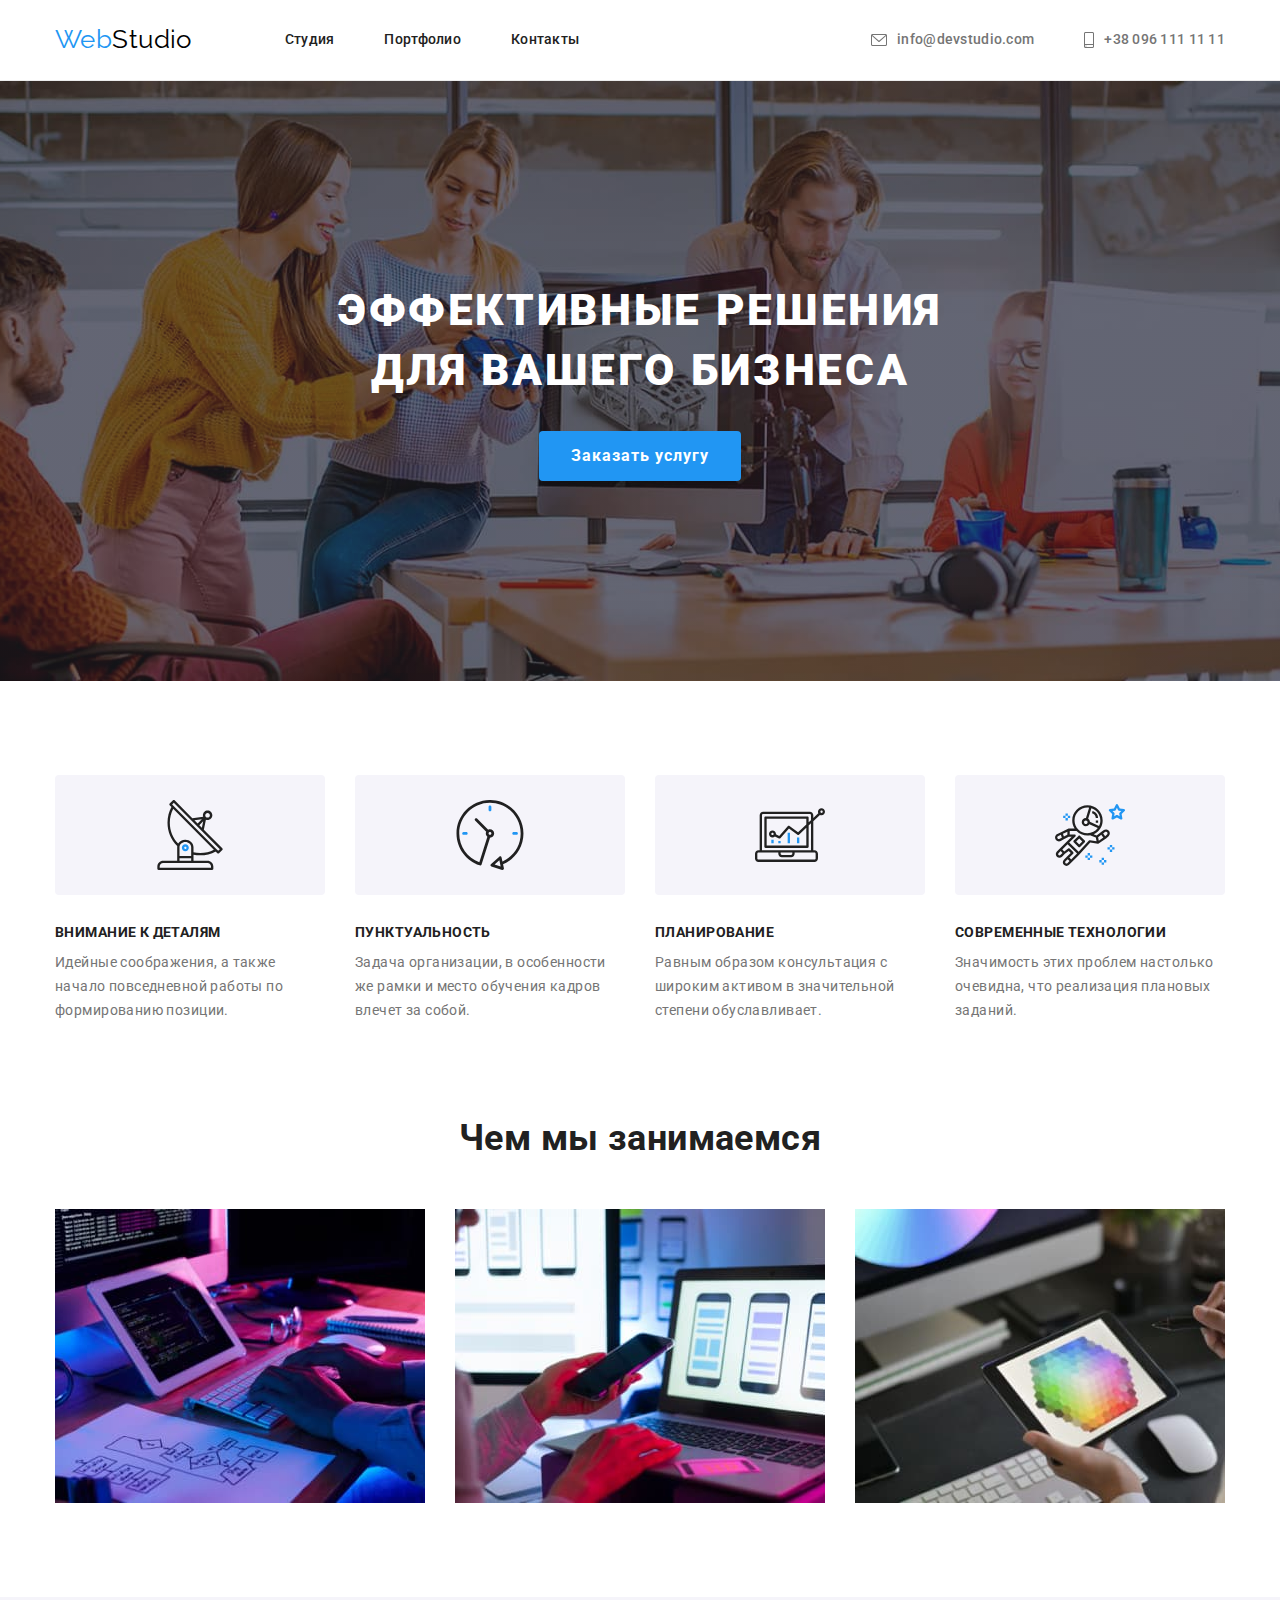
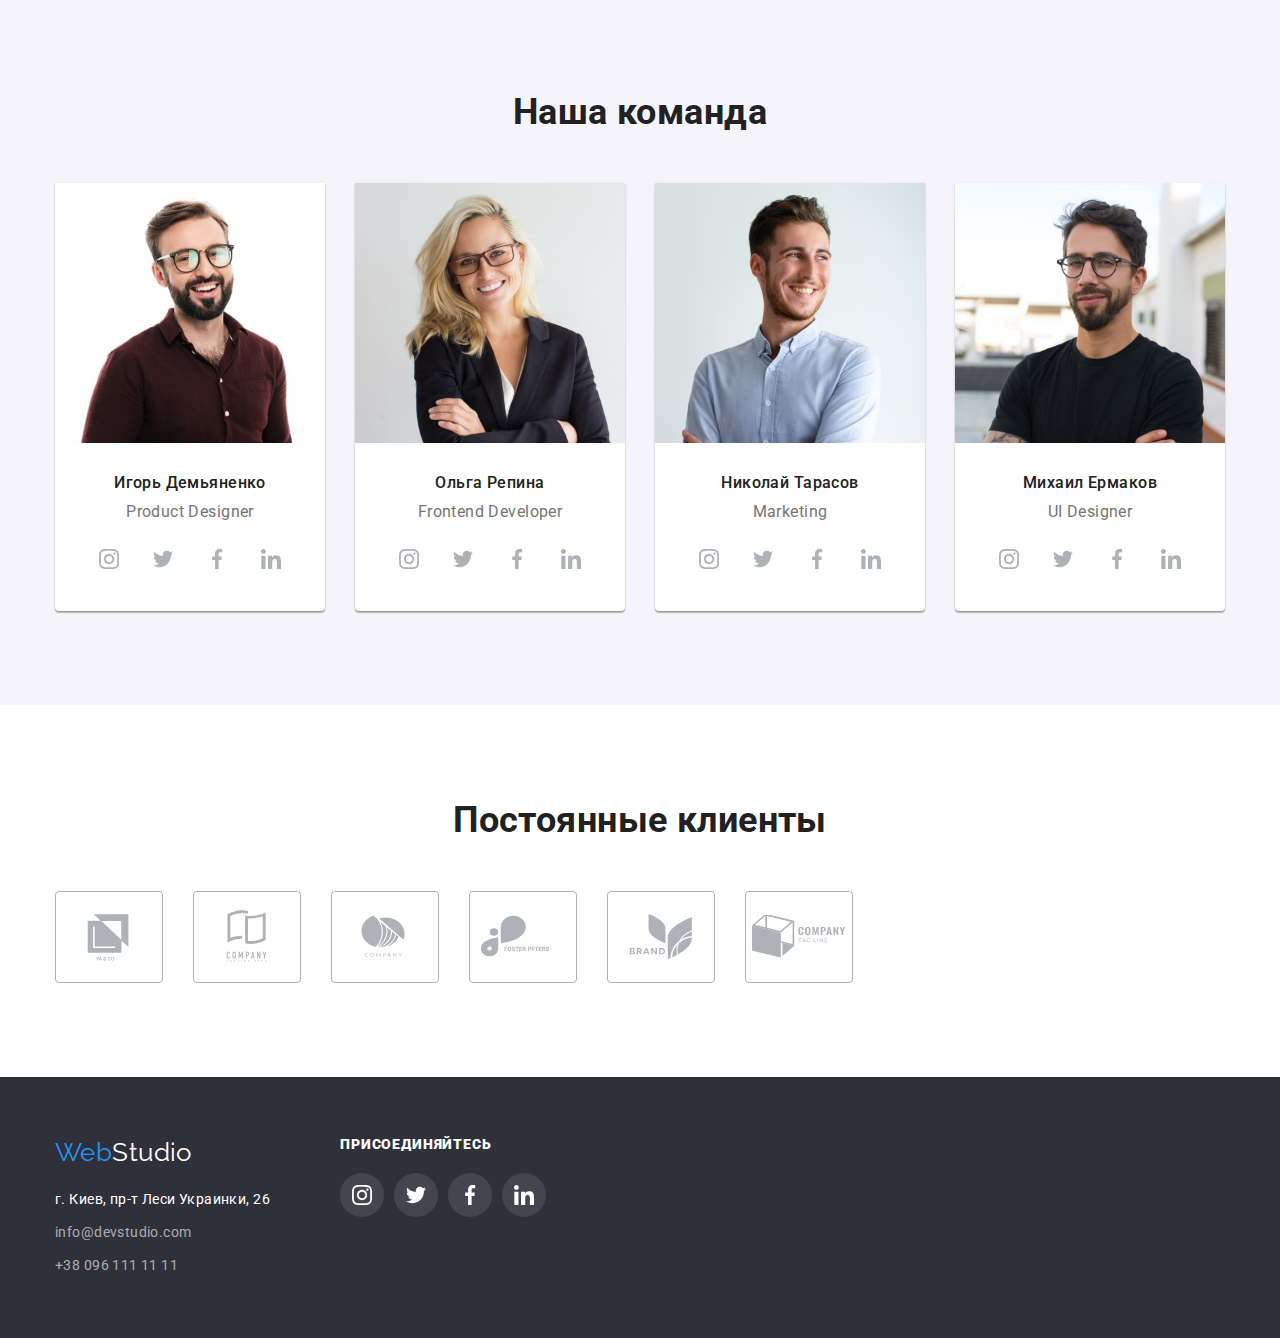
<file: index.html>
<!DOCTYPE html>
<html lang="ru">
<head>
    <meta charset="UTF-8">
    <meta http-equiv="X-UA-Compatible" content="IE=edge">
    <meta name="viewport" content="width=device-width, initial-scale=1.0">
    <title>Главная</title>
    <link rel="preconnect" href="https://fonts.googleapis.com">
    <link rel="preconnect" href="https://fonts.gstatic.com" crossorigin>
    <link href="https://fonts.googleapis.com/css2?family=Raleway:wght@700&family=Roboto:wght@400;500;700;900&display=swap"
      rel="stylesheet">
    <link rel="stylesheet" href="https://cdnjs.cloudflare.com/ajax/libs/modern-normalize/1.1.0/modern-normalize.min.css">
    <link rel="stylesheet" href="./css/styles.css">
</head>

<body>
<!-- Шапка сайта -->
  <header class="page-header">
    <div class="container">
      <nav class="page-header-nav">
        <a class="logo" href="./index.html"><span class="logo-web">Web</span>Studio</a>
        <ul class="list nav-list">
          <li class="nav-item"><a class="nav-link" href="./index.html">Студия</a></li>
          <li class="nav-item"><a class="nav-link" href="./portfolio.html">Портфолио</a></li>
          <li class="nav-item"><a class="nav-link" href="/">Контакты</a></li>
        </ul>
      </nav>
      <ul class="nav-contacts list">
        <li class="nav-contact-item">
          <a class="nav-contact" href="mailto:info@devstudio.com">
            <svg class="nav-svg" width="16" height="12">
              <use href="./images/icons.svg#icon-envlope"></use>
            </svg>
            info@devstudio.com
          </a>
        </li>
        <li class="nav-contact-item">
          <a class="nav-contact" href="tel:+380961111111">
            <svg class="nav-svg" width="10" height="16">
              <use href="./images/icons.svg#icon-smartphone"></use>
            </svg>
            +38 096 111 11 11
          </a>
        </li>
      </ul>
    </div>
  </header>

  <main>

<!-- Блок Герой-->
    <section class="hero section">
      <h1 class="hero-title">Эффективные решения <br/> для вашего бизнеса</h1>
      <button type="button" class="hero-button" >Заказать услугу</button>
    </section>

<!-- Блок Преимущества -->
    <section class="features section">
      <div class="container" >
        <h2 class="title visually-hidden">Преимущества работы с нами</h2>
        <ul class="features-list list">
          <li class="features-item">
            <div class="features-pic-place">
              <svg class="features-pic">
                <use href="./images/icons.svg#icon-antenna"></use>
              </svg>
            </div>
            <h3 class="features-item-title">Внимание к деталям</h3>
            <p class="features-text">Идейные соображения, а также начало повседневной работы по формированию позиции.</p>
          </li>
          <li class="features-item">
            <div class="features-pic-place">
              <svg class="features-pic">
                <use href="./images/icons.svg#icon-clock"></use>
              </svg>
            </div>
            <h3 class="features-item-title">Пунктуальность</h3>
            <p class="features-text">Задача организации, в особенности же рамки и место обучения кадров влечет за собой.</p>
          </li>
          <li class="features-item">
            <div class="features-pic-place">
              <svg class="features-pic">
                <use href="./images/icons.svg#icon-diagram"></use>
              </svg>
            </div>
            <h3 class="features-item-title">Планирование</h3>
            <p class="features-text">Равным образом консультация с широким активом в значительной степени обуславливает.</p>
          </li>
          <li class="features-item">
            <div class="features-pic-place">
              <svg class="features-pic">
                <use href="./images/icons.svg#icon-astronaut"></use>
              </svg>
            </div>
            <h3 class="features-item-title">Современные технологии</h3>
            <p class="features-text">Значимость этих проблем настолько очевидна, что реализация плановых заданий.</p>
          </li>
        </ul>
      </div>
    </section>

<!-- Блок Чем мы занимаемся -->
    <section class="about section">
      <div class="container">
        <h2 class="title">Чем мы занимаемся</h2>
        <ul class="about-list list">
          <li class="about-item"><img class="about-img" src="./images/blockscheme.jpg" alt="человек работает над блок-схемой работы сайта" width="370"></li>
          <li class="about-item"><img class="about-img" src="./images/telephonia.jpg" alt="человек работает над дизайном мобильной версии сайта" width="370"></li>
          <li class="about-item"><img class="about-img" src="./images/colorsoption.jpg" alt="человек выбирает цвет из цветовой схемы" width="370"></li>
        </ul>
      </div>
    </section>

<!-- Блок Наша команда-->
    <section class="team section">
      <div class="container">
        <h2 class="title">Наша команда</h2>
        <ul class="team-list list">

          <li class="team-card">
            <img class="team-img" src="./images/ihordemjanenko.jpg" alt="фотография Игоря Демьяненко" width="270">
            <div class="team-item">
              <h3 class="team-name">Игорь Демьяненко</h3>
              <p class="team-position">Product Designer</p>
              <ul class="social-media list">
                <li>
                  <a class="sm-icon" href="/">
                    <svg>
                      <use href="./images/icons.svg#icon-insta"></use>
                    </svg>
                  </a>
                </li>
                <li>
                  <a class="sm-icon" href="/">
                    <svg>
                      <use href="./images/icons.svg#icon-twitter"></use>
                    </svg>
                  <a>
                </li>
                <li>
                  <a class="sm-icon" href="/">
                    <svg>
                      <use href="./images/icons.svg#icon-fb"></use>
                    </svg>
                  </a>
                </li>
                <li>
                  <a class="sm-icon" href="/">
                    <svg>
                      <use href="./images/icons.svg#icon-linkdin"></use>
                    </svg>
                  </a>
                </li>
              </ul>
            </div>
          </li>

          <li class="team-card">
            <img class="team-img" src="./images/olharepina.jpg" alt="фотография Ольги Репиной" width="270">
            <div class="team-item">
              <h3 class="team-name">Ольга Репина</h3>
              <p class="team-position">Frontend Developer</p>
              <ul class="social-media list">
                <li>
                  <a class="sm-icon" href="/">
                    <svg>
                      <use href="./images/icons.svg#icon-insta"></use>
                    </svg>
                  </a>
                </li>
                <li>
                  <a class="sm-icon" href="/">
                    <svg>
                      <use href="./images/icons.svg#icon-twitter"></use>
                    </svg>
                    <a>
                </li>
                <li>
                  <a class="sm-icon" href="/">
                    <svg>
                      <use href="./images/icons.svg#icon-fb"></use>
                    </svg>
                  </a>
                </li>
                <li>
                  <a class="sm-icon" href="/">
                    <svg>
                      <use href="./images/icons.svg#icon-linkdin"></use>
                    </svg>
                  </a>
                </li>
              </ul>
            </div>
              </li>
          <li class="team-card">
            <img class="team-img" src="./images/nikolaytarasov.jpg" alt="фотография Николая Тарасова" width="270">
            <div class="team-item">
              <h3 class="team-name">Николай Тарасов</h3>
              <p class="team-position">Marketing</p>
              <ul class="social-media list">
                <li>
                  <a class="sm-icon" href="/">
                    <svg>
                      <use href="./images/icons.svg#icon-insta"></use>
                    </svg>
                  </a>
                </li>
                <li>
                  <a class="sm-icon" href="/">
                    <svg>
                      <use href="./images/icons.svg#icon-twitter"></use>
                    </svg>
                    <a>
                </li>
                <li>
                  <a class="sm-icon" href="/">
                    <svg>
                      <use href="./images/icons.svg#icon-fb"></use>
                    </svg>
                  </a>
                </li>
                <li>
                  <a class="sm-icon" href="/">
                    <svg>
                      <use href="./images/icons.svg#icon-linkdin"></use>
                    </svg>
                  </a>
                </li>
              </ul>
            </div>
              </li>
          <li class="team-card">
            <img class="team-img" src="./images/mihailermakov.jpg" alt="фотография Михаила Ермакова" width="270">
            <div class="team-item">
              <h3 class="team-name">Михаил Ермаков</h3>
              <p class="team-position">UI Designer</p>
              <ul class="social-media list">
                <li>
                  <a class="sm-icon" href="/">
                    <svg>
                      <use href="./images/icons.svg#icon-insta"></use>
                    </svg>
                  </a>
                </li>
                <li>
                  <a class="sm-icon" href="/">
                    <svg>
                      <use href="./images/icons.svg#icon-twitter"></use>
                    </svg>
                    <a>
                </li>
                <li>
                  <a class="sm-icon" href="/">
                    <svg>
                      <use href="./images/icons.svg#icon-fb"></use>
                    </svg>
                  </a>
                </li>
                <li>
                  <a class="sm-icon" href="/">
                    <svg>
                      <use href="./images/icons.svg#icon-linkdin"></use>
                    </svg>
                  </a>
                </li>
              </ul>
            </div>
          </li>
        </ul>
      </div>
    </section>

<!-- Блок Наши клиенты -->
    <section class="clients section">
      <div class="container">
        <h2 class="title">Постоянные клиенты</h2>
        <ul class="clients-list list">
          <li>
            <a class="client-link" href="/">
              <svg>
                <use href="./images/icons.svg#icon-company1"></use>
              </svg>
            </a>
          </li>
          <li class="client-place">
            <a class="client-link" href="/">
              <svg>
                <use href="./images/icons.svg#icon-company2"></use>
              </svg>
            </a>
          </li>
          <li class="client-place">
            <a class="client-link" href="/">
              <svg>
                <use href="./images/icons.svg#icon-company3"></use>
              </svg>
            </a>
          </li>
          <li class="client-place">
            <a class="client-link" href="/">
              <svg>
                <use href="./images/icons.svg#icon-company4"></use>
              </svg>
            </a>
          </li>
          <li class="client-place">
            <a class="client-link" href="/">
              <svg>
                <use href="./images/icons.svg#icon-company5"></use>
              </svg>
            </a>
          </li>
          <li class="client-place">
            <a class="client-link" href="/">
              <svg>
                <use href="./images/icons.svg#icon-company6"></use>
              </svg>
            </a>
          </li>
        </ul>

      </div>
    </section>

  </main>

<!-- Футер сайта -->
<footer class="footer">
  <div class="container">
    <div class="contacts">
      <p class="logo"><a class="link" href="./index.html"><span class="logo-web">Web</span><span
            class="logo-footer">Studio</span></a></p>
      <ul class="footer-list list">
        <li>
          <p class="footer-address"><a class="link" href="https://goo.gl/maps/79tdAXcRNP72xCpw5">г. Киев, пр-т Леси
              Украинки, 26</a></p>
        </li>
        <li>
          <p class="footer-contacts mail"><a class="link" href="mailto:info@devstudio.com">info@devstudio.com</a></p>
        </li>
        <li>
          <p class="footer-contacts"><a class="link" href="tel:+380961111111"> +38 096 111 11 11</a></p>
        </li>
      </ul>
    </div>
    <div class="footer-sm">
      <h3 class="footer-call">Присоединяйтесь</h3>
      <ul class="social-media list">
        <li>
          <a class="sm-icon" href="/">
            <svg>
              <use href="./images/icons.svg#icon-insta"></use>
            </svg>
          </a>
        </li>
        <li>
          <a class="sm-icon" href="/">
            <svg>
              <use href="./images/icons.svg#icon-twitter"></use>
            </svg>
          </a>
        </li>
        <li>
          <a class="sm-icon" href="/">
            <svg>
              <use href="./images/icons.svg#icon-fb"></use>
            </svg>
          </a>
        </li>
        <li>
          <a class="sm-icon" href="/">
            <svg>
              <use href="./images/icons.svg#icon-linkdin"></use>
            </svg>
          </a>
        </li>
      </ul>
    </div>
  </div>
</footer>
</body>
</html>
</file>
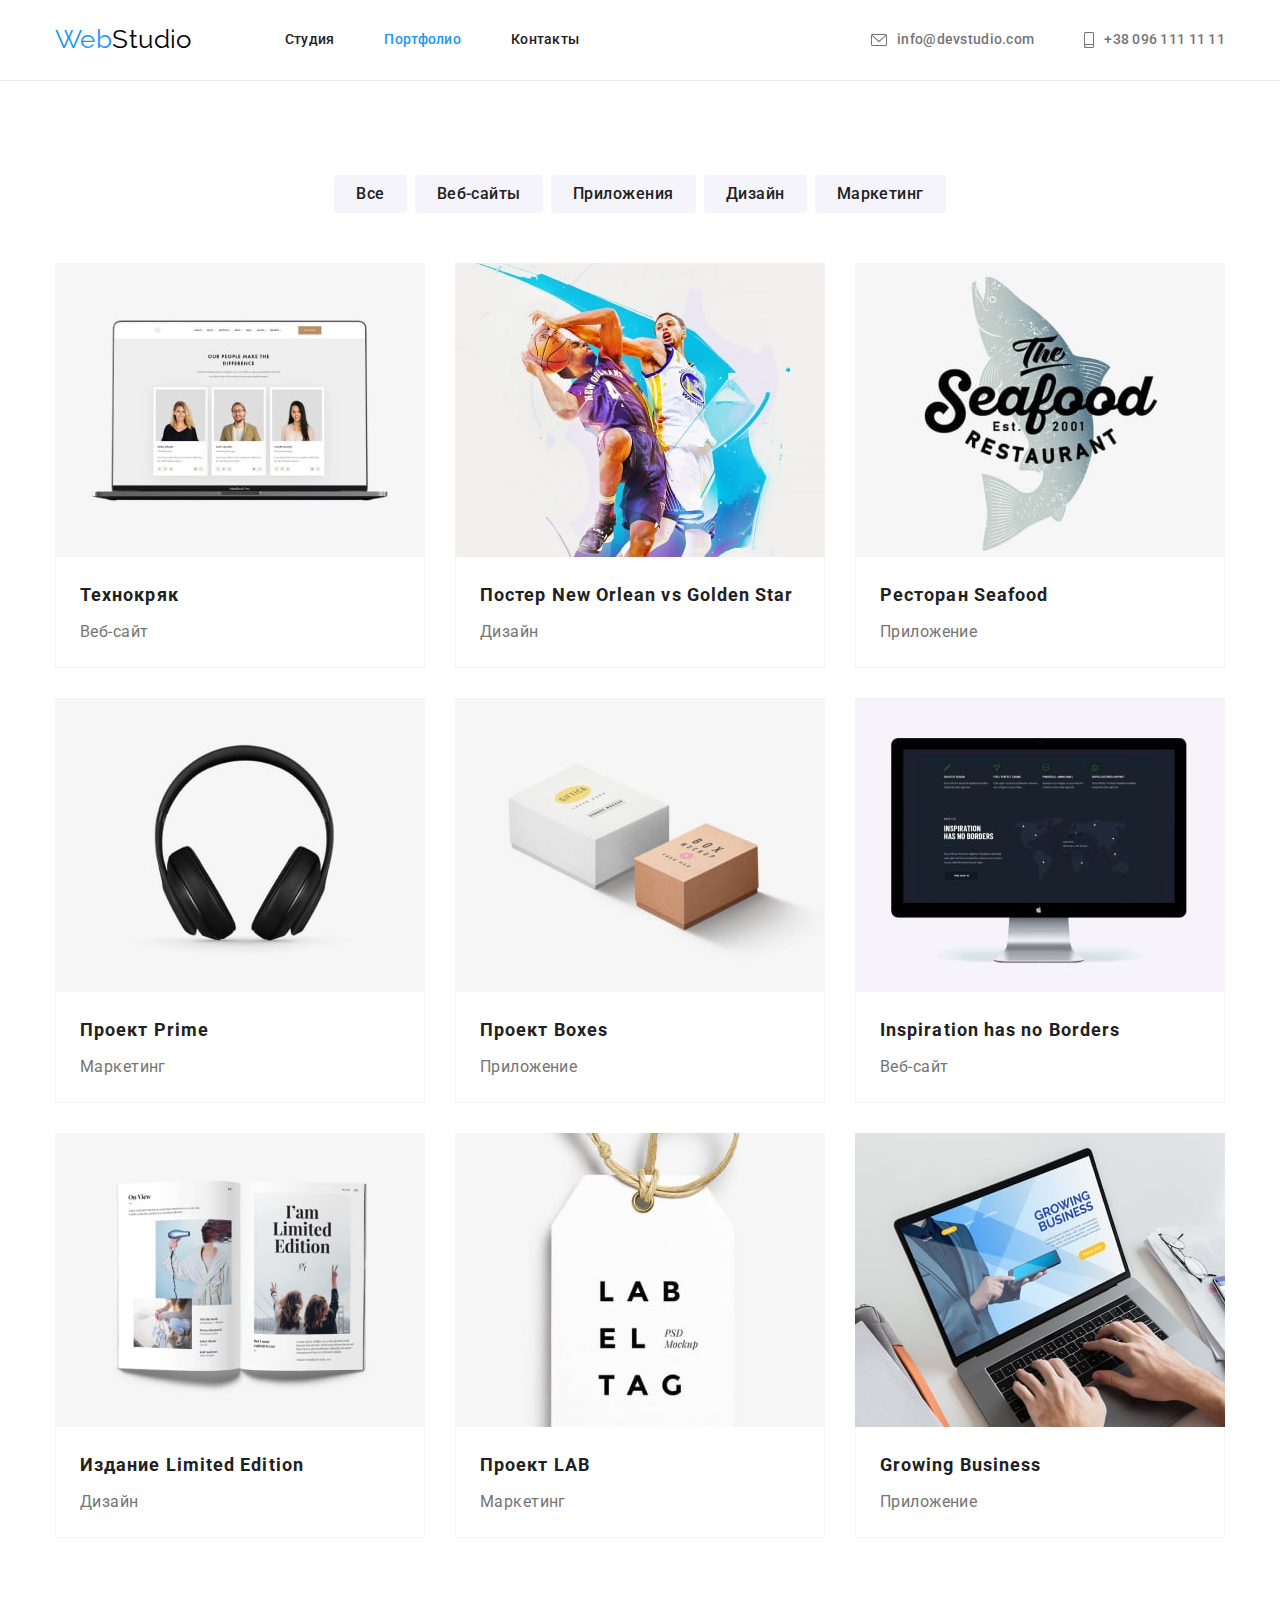
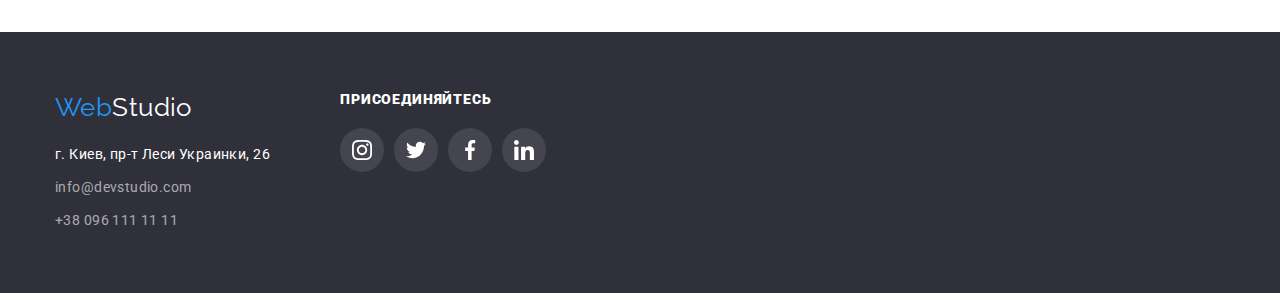
<file: portfolio.html>
<!DOCTYPE html>
<html lang="ru">

<head>
  <meta charset="UTF-8">
  <meta http-equiv="X-UA-Compatible" content="IE=edge">
  <meta name="viewport" content="width=device-width, initial-scale=1.0">
  <title>Портфолио</title>
  <link rel="preconnect" href="https://fonts.googleapis.com">
  <link rel="preconnect" href="https://fonts.gstatic.com" crossorigin>
  <link href="https://fonts.googleapis.com/css2?family=Raleway:wght@700&family=Roboto:wght@400;500;700;900&display=swap"
    rel="stylesheet">
    <link rel="stylesheet" href="https://cdnjs.cloudflare.com/ajax/libs/modern-normalize/1.1.0/modern-normalize.min.css">
    <link rel="stylesheet" href="./css/styles.css">
</head>

<body>

<!-- Шапка сайта -->
  <header class="page-header">
    <div class="container">
      <nav class="page-header-nav">
        <a class="logo" href="./index.html"><span class="logo-web">Web</span>Studio</a>
        <ul class="list nav-list">
          <li class="nav-item"><a class="nav-link" href="./index.html">Студия</a></li>
          <li class="nav-item"><a class="active nav-link " href="./portfolio.html">Портфолио</a></li>
          <li class="nav-item"><a class="nav-link" href="/">Контакты</a></li>
        </ul>
      </nav>
      <ul class="nav-contacts list">
        <li class="nav-contact-item">
          <a class="nav-contact" href="mailto:info@devstudio.com">
            <svg class="nav-svg" width="16" height="12">
              <use href="./images/icons.svg#icon-envlope"></use>
            </svg>
            info@devstudio.com
          </a>
        </li>
        <li class="nav-contact-item">
          <a class="nav-contact" href="tel:+380961111111">
            <svg class="nav-svg" width="10" height="16">
              <use href="./images/icons.svg#icon-smartphone"></use>
            </svg>
            +38 096 111 11 11
          </a>
        </li>
      </ul>
    </div>
  </header>

  <main>
  <section class="portfolio section" >
    <h1 class="visually-hidden">Примеры наших работ в разных направлениях</h1>
  <!-- Фильтр сортировки элементов -->
    <h2 class="visually-hidden">Фильтр выбора работ</h2>
    <div class="container">
      <ul class="list portfolio-buttons">
        <li class="portfolio-item-btn"><button type="button" class="portfolio-button">Все</button></li>
        <li class="portfolio-item-btn"><button type="button" class="portfolio-button">Веб-сайты</button></li>
        <li class="portfolio-item-btn"><button type="button" class="portfolio-button">Приложения</button></li>
        <li class="portfolio-item-btn"><button type="button" class="portfolio-button">Дизайн</button></li>
        <li class="portfolio-item-btn"><button type="button" class="portfolio-button">Маркетинг</button></li>
      </ul>
    </div>

<!-- Список работ из портфолио -->
    <div class="container">
      <h2 class="visually-hidden">Галерея работ</h2>
      <ul class="list portfolio-list">
        <li class="portfolio-list-item">
          <a href="/">
            <img class="portfolio-photo" src="./images/project-technocrack.jpg" alt="скриншот веб-сайта технокряк" width="370">
            <div class="portfolio-frame">
              <h3 class="portfolio-name">Технокряк</h3>
              <p class="portfolio-type">Веб-сайт</p>
            </div>
          </a>
        </li>

        <li class="portfolio-list-item">
          <a href="/">
            <img  class="portfolio-photo" src="./images/neworlean-goldenstar-poster.jpg" alt="фотография постера New Orlean vs Golden Star" width="370">
            <div class="portfolio-frame">
              <h3 class="portfolio-name">Постер New Orlean vs Golden Star</h3>
              <p class="portfolio-type">Дизайн</p>
          </div>
          </a>
        </li>

        <li class="portfolio-list-item">
          <a href="/">
            <img  class="portfolio-photo" src="./images/seafood-restautant.jpg" alt="логотип ресторана Seafood" width="370">
            <div class="portfolio-frame">
              <h3 class="portfolio-name">Ресторан Seafood</h3>
            <p class="portfolio-type">Приложение</p>
          </div>
          </a>
        </li>

        <li class="portfolio-list-item">
          <a href="/">
            <img  class="portfolio-photo" src="./images/prime-project.jpg" alt="фотография наушников" width="370">
            <div class="portfolio-frame">
              <h3 class="portfolio-name">Проект Prime</h3>
            <p class="portfolio-type">Маркетинг</p>
          </div>
          </a>
        </li>

        <li class="portfolio-list-item">
          <a href="/">
            <img  class="portfolio-photo" src="./images/boxes-project.jpg" alt="фотография двух коробок" width="370">
            <div class="portfolio-frame">
              <h3 class="portfolio-name">Проект Boxes</h3>
            <p class="portfolio-type">Приложение</p>
          </div>
          </a>
        </li>
        
        <li class="portfolio-list-item">
          <a href="/">
            <img  class="portfolio-photo" src="./images/inspiration-has-no-borders.jpg" alt="фотография монитора с изображением" width="370">
            <div class="portfolio-frame">
              <h3 class="portfolio-name">Inspiration has no Borders</h3>
            <p class="portfolio-type">Веб-сайт</p>
          </div>
          </a>
        </li>
        
        <li class="portfolio-list-item">
          <a href="/">
            <img  class="portfolio-photo" src="./images/limited-edition-project.jpg" alt="фотография раскрытого журнала" width="370">
            <div class="portfolio-frame">
              <h3 class="portfolio-name">Издание Limited Edition</h3>
            <p class="portfolio-type">Дизайн</p>
          </div>
          </a>
        </li>

        <li class="portfolio-list-item">
          <a href="/">
            <img  class="portfolio-photo" src="./images/lab-project.jpg" alt="фотография бирки с логотипом LAB" width="370">
            <div class="portfolio-frame">
              <h3 class="portfolio-name">Проект LAB</h3>
            <p class="portfolio-type">Маркетинг</p>
          </div>
          </a>
        </li>

        <li class="portfolio-list-item">
          <a href="/">
            <img  class="portfolio-photo" src="./images/growing-business-project.jpg" alt="фотография человека с ноутбуком" width="370">
            <div class="portfolio-frame">
              <h3 class="portfolio-name">Growing Business</h3>
            <p class="portfolio-type">Приложение</p>
          </div>
          </a>
        </li>
        
      </ul>
    </div>
  </section>
  </main>
    
<!-- Футер сайта -->
<footer class="footer">
  <div class="container">
    <div class="contacts">
      <p class="logo"><a class="link" href="./index.html"><span class="logo-web">Web</span><span
            class="logo-footer">Studio</span></a></p>
      <ul class="footer-list list">
        <li>
          <p class="footer-address"><a class="link" href="https://goo.gl/maps/79tdAXcRNP72xCpw5">г. Киев, пр-т Леси
              Украинки, 26</a></p>
        </li>
        <li>
          <p class="footer-contacts mail"><a class="link" href="mailto:info@devstudio.com">info@devstudio.com</a></p>
        </li>
        <li>
          <p class="footer-contacts"><a class="link" href="tel:+380961111111"> +38 096 111 11 11</a></p>
        </li>
      </ul>
    </div>
    <div class="footer-sm">
      <h3 class="footer-call">Присоединяйтесь</h3>
      <ul class="social-media list">
        <li>
          <a class="sm-icon" href="/">
            <svg>
              <use href="./images/icons.svg#icon-insta"></use>
            </svg>
          </a>
        </li>
        <li>
          <a class="sm-icon" href="/">
            <svg>
              <use href="./images/icons.svg#icon-twitter"></use>
            </svg>
          </a>
        </li>
        <li>
          <a class="sm-icon" href="/">
            <svg>
              <use href="./images/icons.svg#icon-fb"></use>
            </svg>
          </a>
        </li>
        <li>
          <a class="sm-icon" href="/">
            <svg>
              <use href="./images/icons.svg#icon-linkdin"></use>
            </svg>
          </a>
        </li>
      </ul>
    </div>
  </div>
</footer>

</body>
</html>
</file>
<file: css/styles.css>
:root {
  --primary-text-color: #757575;
  --secondary-text-color: #212121;
  --hero-bgc: #2f303a;
  --hero-title: #ffffff;
  --bgc-color: #ffffff;
  --bgc-footer: #2f303a;
  --bgc-hero: #2f303a;
  --bgc-ourteam: #f5f4fa;
  --ff-accent: Raleway, sans-serif;
  --accent-color: #2196f3;
}

* {
  box-sizing: border-box;
}

body {
  color: var(--primary-text-color);
  background-color: var(--bgc-color);
  font-family: roboto, sans-serif;
  letter-spacing: 0.03em;
  font-size: 14px;
}

.section {
  padding: 94px 0 94px 0;
}

.list {
  list-style: none;
  margin: 0;
  padding: 0;
}

.link {
  text-decoration: none;
}

.container {
  width: 1200px;
  margin-left: auto;
  margin-right: auto;
  padding-left: 15px;
  padding-right: 15px;
}

h1,
h2,
h3,
p,
ul {
  margin: 0;
}

.visually-hidden {
  position: absolute;
  width: 1px;
  height: 1px;
  margin: -1px;
  padding: 0;
  overflow: hidden;
  border: 0;
  clip: rect(0 0 0 0);
}

.logo {
  color: black;
  font-family: var(--ff-accent);
  font-size: 26px;
  line-height: 1.2;
  text-decoration: none;
}

.nav-link:hover,
.nav-link:focus,
.nav-contact:focus,
.nav-contact:hover,
.logo-web,
.active.nav-link {
  color: var(--accent-color);
}

.title {
  color: var(--secondary-text-color);
  font-weight: 700;
  font-size: 36px;
  line-height: 1.17;
  text-align: center;
  margin-bottom: 50px;
}

/* ------------------ PAGE HEADER------------------------------ */
.page-header {
  border-bottom: 1px solid #ececec;
  background-color: var(--bgc-color);
}

/* ------------------ LOGO and MENU------------------------------ */
.page-header-nav {
  display: flex;
  align-items: center;
  margin-right: auto;
}

.page-header .container,
.nav-contacts {
  display: flex;
}

.nav-list {
  display: flex;
  margin-left: 93px;
}

.nav-item:not(:last-child) {
  margin-right: 50px;
}

.nav-link,
.nav-contact {
  display: flex;
  padding-top: 32px;
  padding-bottom: 32px;
  align-items: center;

  font-weight: 500;
  line-height: 1.14;
  letter-spacing: 0.02em;
  text-decoration: none;
  color: var(--primary-text-color);
}

.nav-link {
  color: var(--secondary-text-color);
}

.nav-contact-item:not(:last-child) {
  margin-right: 50px;
}

.nav-svg {
  margin-right: 10px;
  --color: currentColor;
}

/* ------------------ HERO SECTION ------------------------------ */
.hero {
  max-width: 1600px;
  margin-left: auto;
  margin-right: auto;
  background-color: var(--hero-bgc);
  background-image: linear-gradient(
      to right,
      rgba(47, 48, 58, 0.4),
      rgba(47, 48, 58, 0.4)
    ),
    url("../images/hero-image.jpg");

  background-repeat: no-repeat;
  background-size: cover;
  background-position: 50% 50%;

  padding-top: 200px;
  padding-bottom: 200px;
  text-align: center;
}

.hero-title {
  color: var(--hero-title);
  font-weight: 900;
  font-size: 44px;
  line-height: 1.36;
  letter-spacing: 0.06em;
  text-transform: uppercase;
  margin-bottom: 30px;
}

.hero-button {
  font-family: roboto, sans-serif;
  border-width: 0;
  font-weight: 700;
  font-size: 16px;
  line-height: 1.88;
  text-align: center;
  letter-spacing: 0.06em;
  text-decoration: none;
  cursor: pointer;
  color: var(--hero-title);
  background-color: var(--accent-color);

  padding: 10px 32px 10px 32px;
  box-shadow: 0px 4px 4px rgba(0, 0, 0, 0.15);
  border-radius: 4px;
  min-width: 200px;
}

/* ------------------- FEATURES SECTION ---------------*/
.features-list {
  display: flex;
}

.features-item {
  width: calc((100% - 90px) / 3);
}

.features-item:not(:last-child) {
  margin-right: 30px;
}

.features-item-title {
  color: var(--secondary-text-color);
  font-size: 14px;
  font-weight: 700;
  line-height: 1.14;
  text-transform: uppercase;
  margin-bottom: 10px;
}

.features-text {
  line-height: 1.71;
}

.features-pic-place {
  display: flex;
  align-items: center;
  justify-content: center;
  width: 100%;
  height: 120px;
  margin-bottom: 30px;
  border-radius: 4px;
  background-color: var(--bgc-ourteam);
}

.features-pic {
  width: 70px;
  height: 70px;
}

/* ------------------- ABOUT SECTION ---------------------------------*/
.about {
  padding-top: 0;
}

.about-list {
  display: flex;
}

.about-item + .about-item {
  margin-left: 30px;
}

.about-img {
  display: block;
}

/* ------------------- TEAM SECTION ---------------*/
.team {
  background-color: var(--bgc-ourteam);
}

.team-list {
  display: flex;
}

.team-card {
  width: calc((100% - 90px) / 4);
  box-shadow: 0px 1px 3px rgba(0, 0, 0, 0.12), 0px 1px 1px rgba(0, 0, 0, 0.14),
    0px 2px 1px rgba(0, 0, 0, 0.2);
  border-radius: 0px 0px 4px 4px;
  background-color: var(--bgc-color);
}

.team-card:not(:last-child) {
  margin-right: 30px;
}

.team-img {
  display: block;
}

.team-item {
  padding: 30px 32px 30px 32px;
}

.team-name {
  font-weight: 500;
  font-size: 16px;
  line-height: 1.19;
  text-align: center;
  margin-bottom: 10px;
  color: var(--secondary-text-color);
}

.team-position {
  font-size: 16px;
  line-height: 1.19;
  text-align: center;
  margin-bottom: 16px;
}

.social-media {
  display: flex;
  justify-content: center;
}

.sm-icon {
  display: flex;
  width: 44px;
  height: 44px;
  border-radius: 50%;
  align-items: center;
  justify-content: center;
}

.sm-icon:focus svg,
.sm-icon:hover svg {
  fill: #ffffff;
}

.sm-icon svg {
  width: 20px;
  height: 20px;
  fill: #afb1b8;
}

/* ---------------- CLIENTS --------------------------- */

.clients-list {
  display: flex;
  margin-right: -30px;
}

.clients-list li {
  width: calc((100%-150px) / 6);
  height: 92px;
  margin-right: 30px;
}

.client-link {
  display: flex;
  width: 100%;
  height: 100%;
  border: 1px solid #afb1b8;
  box-sizing: border-box;
  border-radius: 4px;
  justify-content: center;
  align-items: center;
}

.client-link:hover,
.client-link:focus {
  border: 1px solid var(--accent-color);
}

.client-link:hover svg,
.client-link:focus svg {
  fill: var(--accent-color);
}

.client-link svg {
  width: 106px;
  height: 60px;
  fill: #afb1b8;
}

/* ---------------- FOOTER --------------------------- */

.footer {
  background-color: var(--bgc-footer);
  padding-top: 60px;
  padding-bottom: 60px;
}

.footer .container {
  display: flex;
}

.logo-footer {
  color: #ffffff;
}

.footer .logo {
  margin-bottom: 20px;
}

.footer-address {
  margin-bottom: 9px;
}

.footer-address a {
  color: #fff;
  line-height: 1.71;
}

.footer-contacts a {
  color: rgba(255, 255, 255, 0.6);
  line-height: 1.71;
}

.footer-contacts.mail {
  margin-bottom: 9px;
}

.footer-sm {
  margin-left: 70px;
}

.footer-call {
  color: #ffffff;
  font-weight: 900;
  font-size: 14px;
  line-height: 1.14;
  letter-spacing: 0.06em;
  text-transform: uppercase;
  margin-bottom: 20px;
}

.footer-sm .sm-icon {
  background: rgba(255, 255, 255, 0.1);
}

.footer-sm .sm-icon svg {
  fill: #ffffff;
}

.social-media li:not(:last-child) {
  margin-right: 10px;
}

.sm-icon:hover,
.sm-icon:focus {
  background-color: var(--accent-color);
}

/* ---------------- PORTFOLIO SECTION -------------------- */
.portfolio-buttons {
  display: flex;
  justify-content: center;
  margin-bottom: 50px;
}

.portfolio-button {
  border-radius: 4px;
  padding: 6px 22px 6px 22px;

  color: var(--secondary-text-color);
  font-family: roboto, sans-serif;
  background-color: #f5f4fa;
  font-weight: 500;
  font-size: 16px;
  line-height: 1.62;
  text-align: center;
  border-width: 0;
  letter-spacing: 0.03em;

  cursor: pointer;
}

.portfolio-item-btn:not(:last-child) {
  margin-right: 8px;
}

.portfolio-button:focus,
.portfolio-button:hover {
  color: #ffffff;
  background-color: var(--accent-color);
  box-shadow: 0px 3px 1px rgba(0, 0, 0, 0.1), 0px 1px 2px rgba(0, 0, 0, 0.08),
    0px 2px 2px rgba(0, 0, 0, 0.12);
}

.portfolio-photo {
  display: block;
}

.portfolio-name {
  color: var(--secondary-text-color);
  font-weight: 700;
  font-size: 18px;
  line-height: 2;
  letter-spacing: 0.06em;
  margin-bottom: 4px;
}

.portfolio-type {
  font-size: 16px;
  line-height: 1.87;
  color: var(--primary-text-color);
  /* margin-bottom: 20px; */
}
.portfolio-list a {
  text-decoration: none;
}

.portfolio-list {
  display: flex;
  flex-wrap: wrap;
}

.portfolio-list-item {
  margin-right: 30px;
  margin-bottom: 30px;
}

.portfolio-list-item:nth-child(3n) {
  margin-right: 0;
}

.portfolio-list-item:nth-last-child(-n + 3) {
  margin-bottom: 0;
}

.portfolio-frame {
  border: 1px solid var(--bgc-ourteam);
  border-top: none;
  padding-top: 20px;
  padding-left: 24px;
  padding-right: 24px;
  padding-bottom: 20px;
}

.portfolio-list-item:focus,
.portfolio-list-item:hover {
  box-shadow: 0px 1px 1px rgba(0, 0, 0, 0.12), 0px 4px 4px rgba(0, 0, 0, 0.06),
    1px 4px 6px rgba(0, 0, 0, 0.16);
}
</file>
